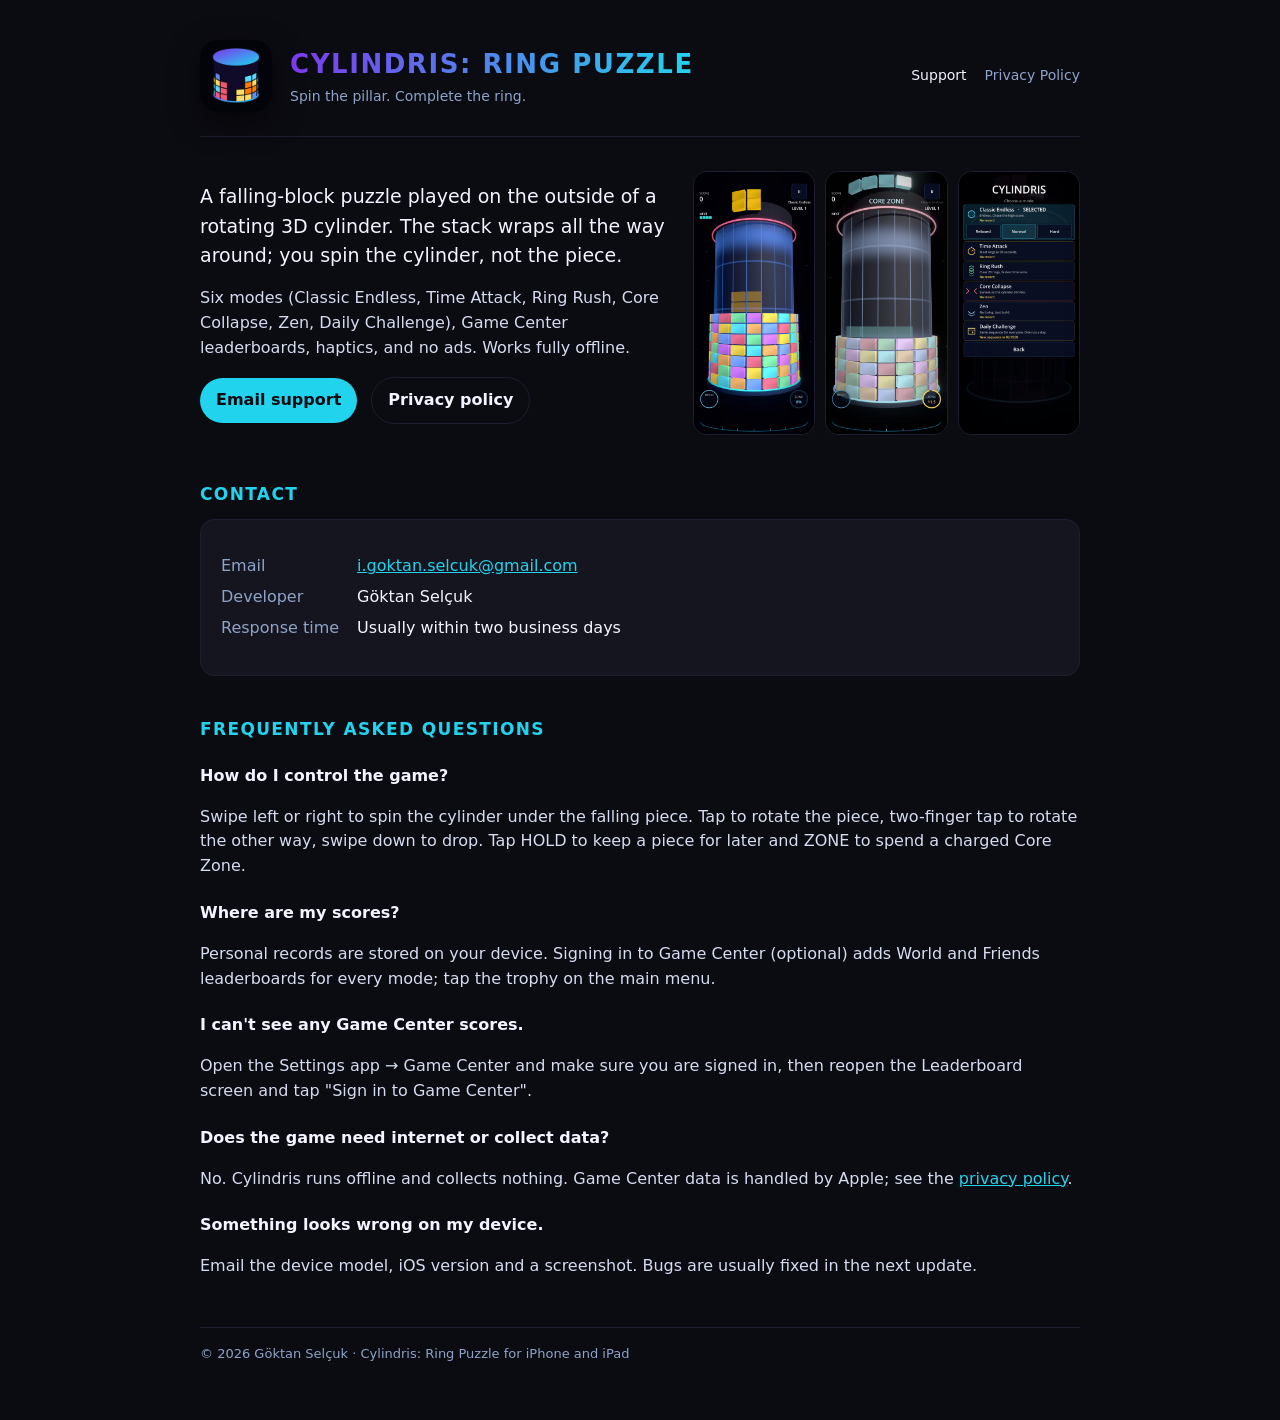
<file: index.html>
<!doctype html><html lang="en"><head><meta charset="utf-8"><meta name="viewport" content="width=device-width,initial-scale=1">
<title>Cylindris: Ring Puzzle — Support</title><meta name="description" content="Support and contact for Cylindris: Ring Puzzle, a falling-block puzzle played on a spinning 3D cylinder.">
<link rel="icon" href="assets/favicon.png"><link rel="stylesheet" href="style.css"></head>
<body><div class="wrap">
<header><img src="assets/icon.png" alt="Cylindris icon"><div><h1>Cylindris: Ring Puzzle</h1><p>Spin the pillar. Complete the ring.</p></div>
<nav><a href="./" aria-current="page">Support</a><a href="privacy/">Privacy Policy</a></nav></header>

<section class="hero"><div>
<p class="lead">A falling-block puzzle played on the outside of a rotating 3D cylinder. The stack wraps all the way around; you spin the cylinder, not the piece.</p>
<p>Six modes (Classic Endless, Time Attack, Ring Rush, Core Collapse, Zen, Daily Challenge), Game Center leaderboards, haptics, and no ads. Works fully offline.</p>
<div class="contact"><a class="btn" href="mailto:i.goktan.selcuk@gmail.com?subject=Cylindris%20support">Email support</a><a class="btn quiet" href="privacy/">Privacy policy</a></div>
</div>
<div class="shots"><img src="assets/screen-stack.png" alt="A stacked cylinder mid-run"><img src="assets/screen-zone.png" alt="Core Zone burst"><img src="assets/screen-modes.png" alt="Mode selection"></div></section>

<h2>Contact</h2>
<div class="card"><dl><dt>Email</dt><dd><a href="mailto:i.goktan.selcuk@gmail.com">i.goktan.selcuk@gmail.com</a></dd><dt>Developer</dt><dd>Göktan Selçuk</dd><dt>Response time</dt><dd>Usually within two business days</dd></dl></div>

<h2>Frequently asked questions</h2>
<h3>How do I control the game?</h3><p>Swipe left or right to spin the cylinder under the falling piece. Tap to rotate the piece, two-finger tap to rotate the other way, swipe down to drop. Tap HOLD to keep a piece for later and ZONE to spend a charged Core Zone.</p>
<h3>Where are my scores?</h3><p>Personal records are stored on your device. Signing in to Game Center (optional) adds World and Friends leaderboards for every mode; tap the trophy on the main menu.</p>
<h3>I can't see any Game Center scores.</h3><p>Open the Settings app → Game Center and make sure you are signed in, then reopen the Leaderboard screen and tap "Sign in to Game Center".</p>
<h3>Does the game need internet or collect data?</h3><p>No. Cylindris runs offline and collects nothing. Game Center data is handled by Apple; see the <a href="privacy/">privacy policy</a>.</p>
<h3>Something looks wrong on my device.</h3><p>Email the device model, iOS version and a screenshot. Bugs are usually fixed in the next update.</p>

<footer>© 2026 Göktan Selçuk · Cylindris: Ring Puzzle for iPhone and iPad</footer>
</div></body></html>
</file>
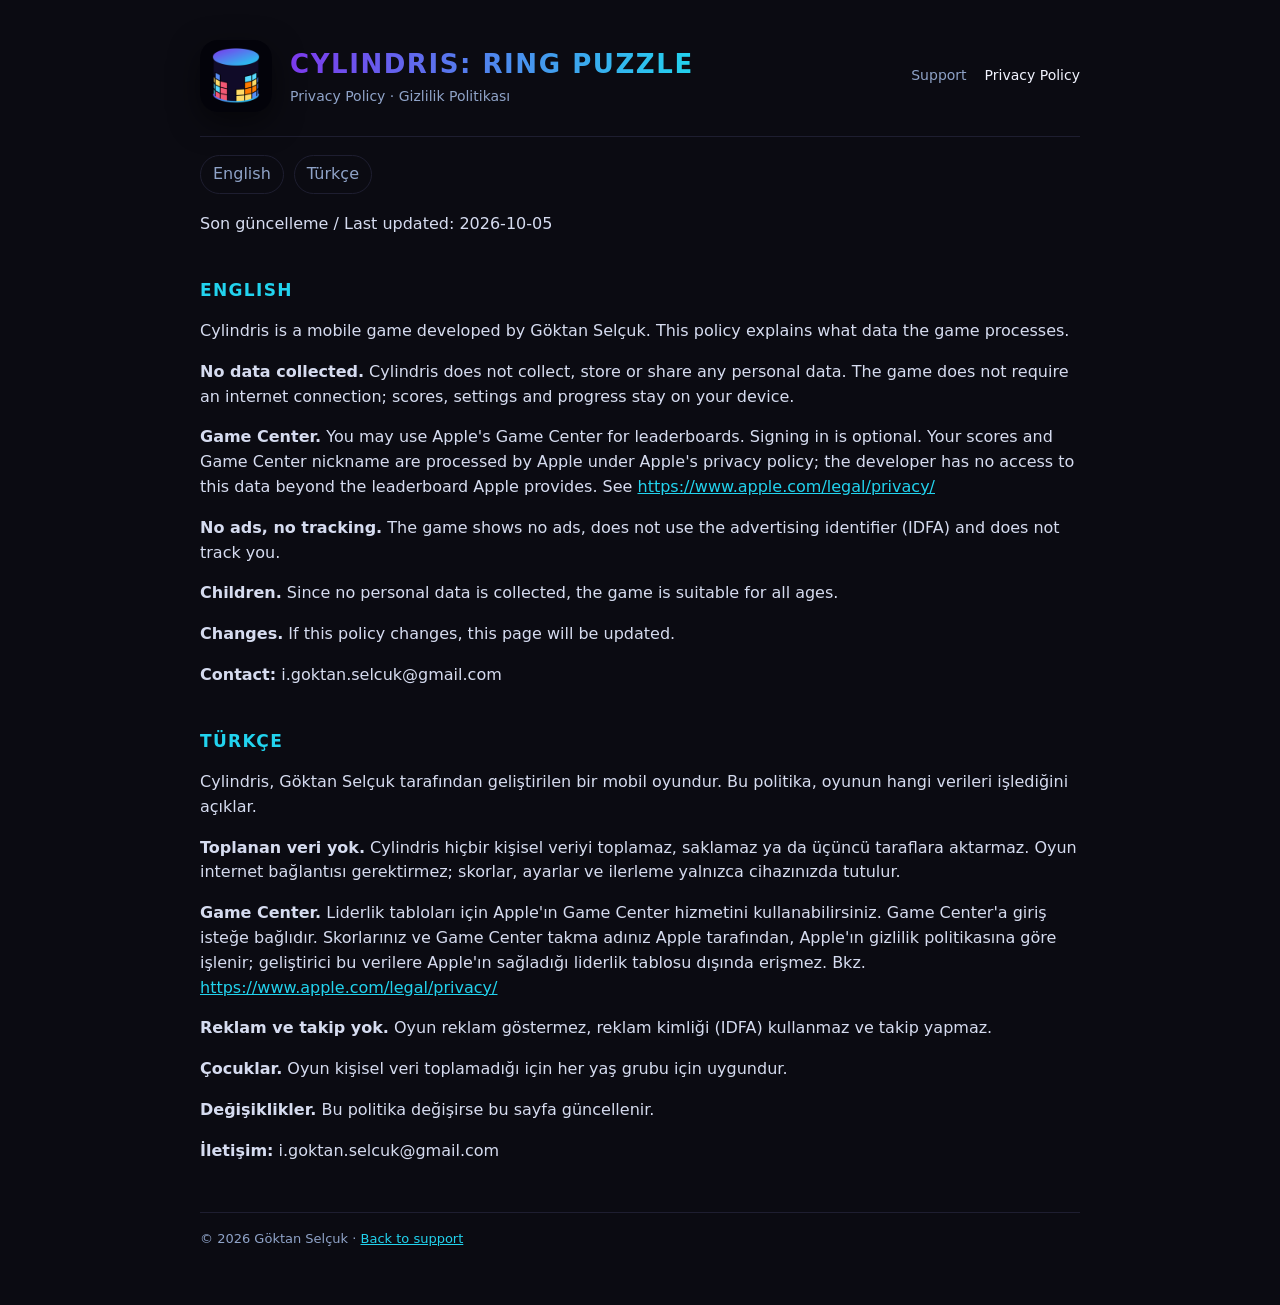
<file: privacy/index.html>
<!doctype html><html lang="en"><head><meta charset="utf-8"><meta name="viewport" content="width=device-width,initial-scale=1">
<title>Cylindris: Ring Puzzle — Privacy Policy</title><meta name="description" content="Privacy policy for Cylindris: Ring Puzzle. No data is collected.">
<link rel="icon" href="../assets/favicon.png"><link rel="stylesheet" href="../style.css"></head>
<body><div class="wrap">
<header><img src="../assets/icon.png" alt="Cylindris icon"><div><h1>Cylindris: Ring Puzzle</h1><p>Privacy Policy · Gizlilik Politikası</p></div>
<nav><a href="../">Support</a><a href="./" aria-current="page">Privacy Policy</a></nav></header>
<div class="lang"><a href="#en">English</a><a href="#tr">Türkçe</a></div>
<p>Son güncelleme / Last updated: 2026-10-05</p>
<h2 id="en">English</h2>
<p>Cylindris is a mobile game developed by Göktan Selçuk. This policy explains what data the game processes.</p>
<p><strong>No data collected.</strong> Cylindris does not collect, store or share any personal data. The game does not require an internet connection; scores, settings and progress stay on your device.</p>
<p><strong>Game Center.</strong> You may use Apple&#x27;s Game Center for leaderboards. Signing in is optional. Your scores and Game Center nickname are processed by Apple under Apple&#x27;s privacy policy; the developer has no access to this data beyond the leaderboard Apple provides. See <a href="https://www.apple.com/legal/privacy/">https://www.apple.com/legal/privacy/</a></p>
<p><strong>No ads, no tracking.</strong> The game shows no ads, does not use the advertising identifier (IDFA) and does not track you.</p>
<p><strong>Children.</strong> Since no personal data is collected, the game is suitable for all ages.</p>
<p><strong>Changes.</strong> If this policy changes, this page will be updated.</p>
<p><strong>Contact:</strong> i.goktan.selcuk@gmail.com</p>
<h2 id="tr">Türkçe</h2>
<p>Cylindris, Göktan Selçuk tarafından geliştirilen bir mobil oyundur. Bu politika, oyunun hangi verileri işlediğini açıklar.</p>
<p><strong>Toplanan veri yok.</strong> Cylindris hiçbir kişisel veriyi toplamaz, saklamaz ya da üçüncü taraflara aktarmaz. Oyun internet bağlantısı gerektirmez; skorlar, ayarlar ve ilerleme yalnızca cihazınızda tutulur.</p>
<p><strong>Game Center.</strong> Liderlik tabloları için Apple&#x27;ın Game Center hizmetini kullanabilirsiniz. Game Center&#x27;a giriş isteğe bağlıdır. Skorlarınız ve Game Center takma adınız Apple tarafından, Apple&#x27;ın gizlilik politikasına göre işlenir; geliştirici bu verilere Apple&#x27;ın sağladığı liderlik tablosu dışında erişmez. Bkz. <a href="https://www.apple.com/legal/privacy/">https://www.apple.com/legal/privacy/</a></p>
<p><strong>Reklam ve takip yok.</strong> Oyun reklam göstermez, reklam kimliği (IDFA) kullanmaz ve takip yapmaz.</p>
<p><strong>Çocuklar.</strong> Oyun kişisel veri toplamadığı için her yaş grubu için uygundur.</p>
<p><strong>Değişiklikler.</strong> Bu politika değişirse bu sayfa güncellenir.</p>
<p><strong>İletişim:</strong> i.goktan.selcuk@gmail.com</p>
<footer>© 2026 Göktan Selçuk · <a href="../">Back to support</a></footer>
</div></body></html>
</file>
<file: style.css>
:root{--bg:#0B0B12;--panel:#15151F;--line:#1E1E30;--ink:#F2F4FF;--mute:#8FA3C8;--cyan:#22D3EE;--purple:#7C3AED;--gold:#FFD966}
*{box-sizing:border-box}
body{margin:0;background:var(--bg);color:var(--ink);font-family:-apple-system,"Avenir Next","Segoe UI",system-ui,sans-serif;line-height:1.55;padding:0 20px 56px}
.wrap{max-width:880px;margin:0 auto}
header{display:flex;align-items:center;gap:18px;padding:40px 0 24px;border-bottom:1px solid var(--line)}
header img{width:72px;height:72px;border-radius:18px;box-shadow:0 10px 30px rgba(0,0,0,.5)}
header h1{margin:0;font-size:26px;letter-spacing:.06em;text-transform:uppercase;background:linear-gradient(90deg,var(--purple),var(--cyan));-webkit-background-clip:text;background-clip:text;color:transparent}
header p{margin:2px 0 0;color:var(--mute);font-size:14px}
nav{margin-left:auto;display:flex;gap:18px;font-size:14px}
nav a{color:var(--mute);text-decoration:none}nav a:hover,nav a[aria-current]{color:var(--ink)}
h2{font-size:17px;letter-spacing:.08em;text-transform:uppercase;color:var(--cyan);margin:40px 0 12px}
h3{font-size:16px;margin:22px 0 6px}
p,li{color:#d6dcf0}
a{color:var(--cyan)}
.hero{display:grid;grid-template-columns:1.2fr 1fr;gap:28px;align-items:center;padding:34px 0 6px}
.hero p.lead{font-size:19px;color:var(--ink);margin:0 0 14px}
.hero>div{min-width:0}.shots{display:grid;grid-template-columns:repeat(3,minmax(0,1fr));gap:10px;min-width:0}.shots img{display:block;width:100%;max-width:100%;min-width:0;height:auto;border-radius:14px;border:1px solid var(--line)}
html,body{overflow-x:hidden}
.card{background:var(--panel);border:1px solid var(--line);border-radius:14px;padding:18px 20px;margin:12px 0}
.contact{display:flex;flex-wrap:wrap;gap:14px;align-items:center}
.btn{display:inline-block;background:var(--cyan);color:#0B0B12;font-weight:700;padding:10px 16px;border-radius:999px;text-decoration:none}
.btn.quiet{background:transparent;color:var(--ink);border:1px solid var(--line)}
footer{margin-top:48px;border-top:1px solid var(--line);padding-top:16px;color:var(--mute);font-size:13px}
dl{display:grid;grid-template-columns:max-content 1fr;gap:6px 18px}dt{color:var(--mute)}dd{margin:0}
.lang{display:flex;gap:10px;margin:18px 0}.lang a{padding:6px 12px;border:1px solid var(--line);border-radius:999px;text-decoration:none;color:var(--mute)}
@media(max-width:640px){.hero{grid-template-columns:1fr}header{flex-wrap:wrap}nav{margin-left:0;width:100%}}
</file>
